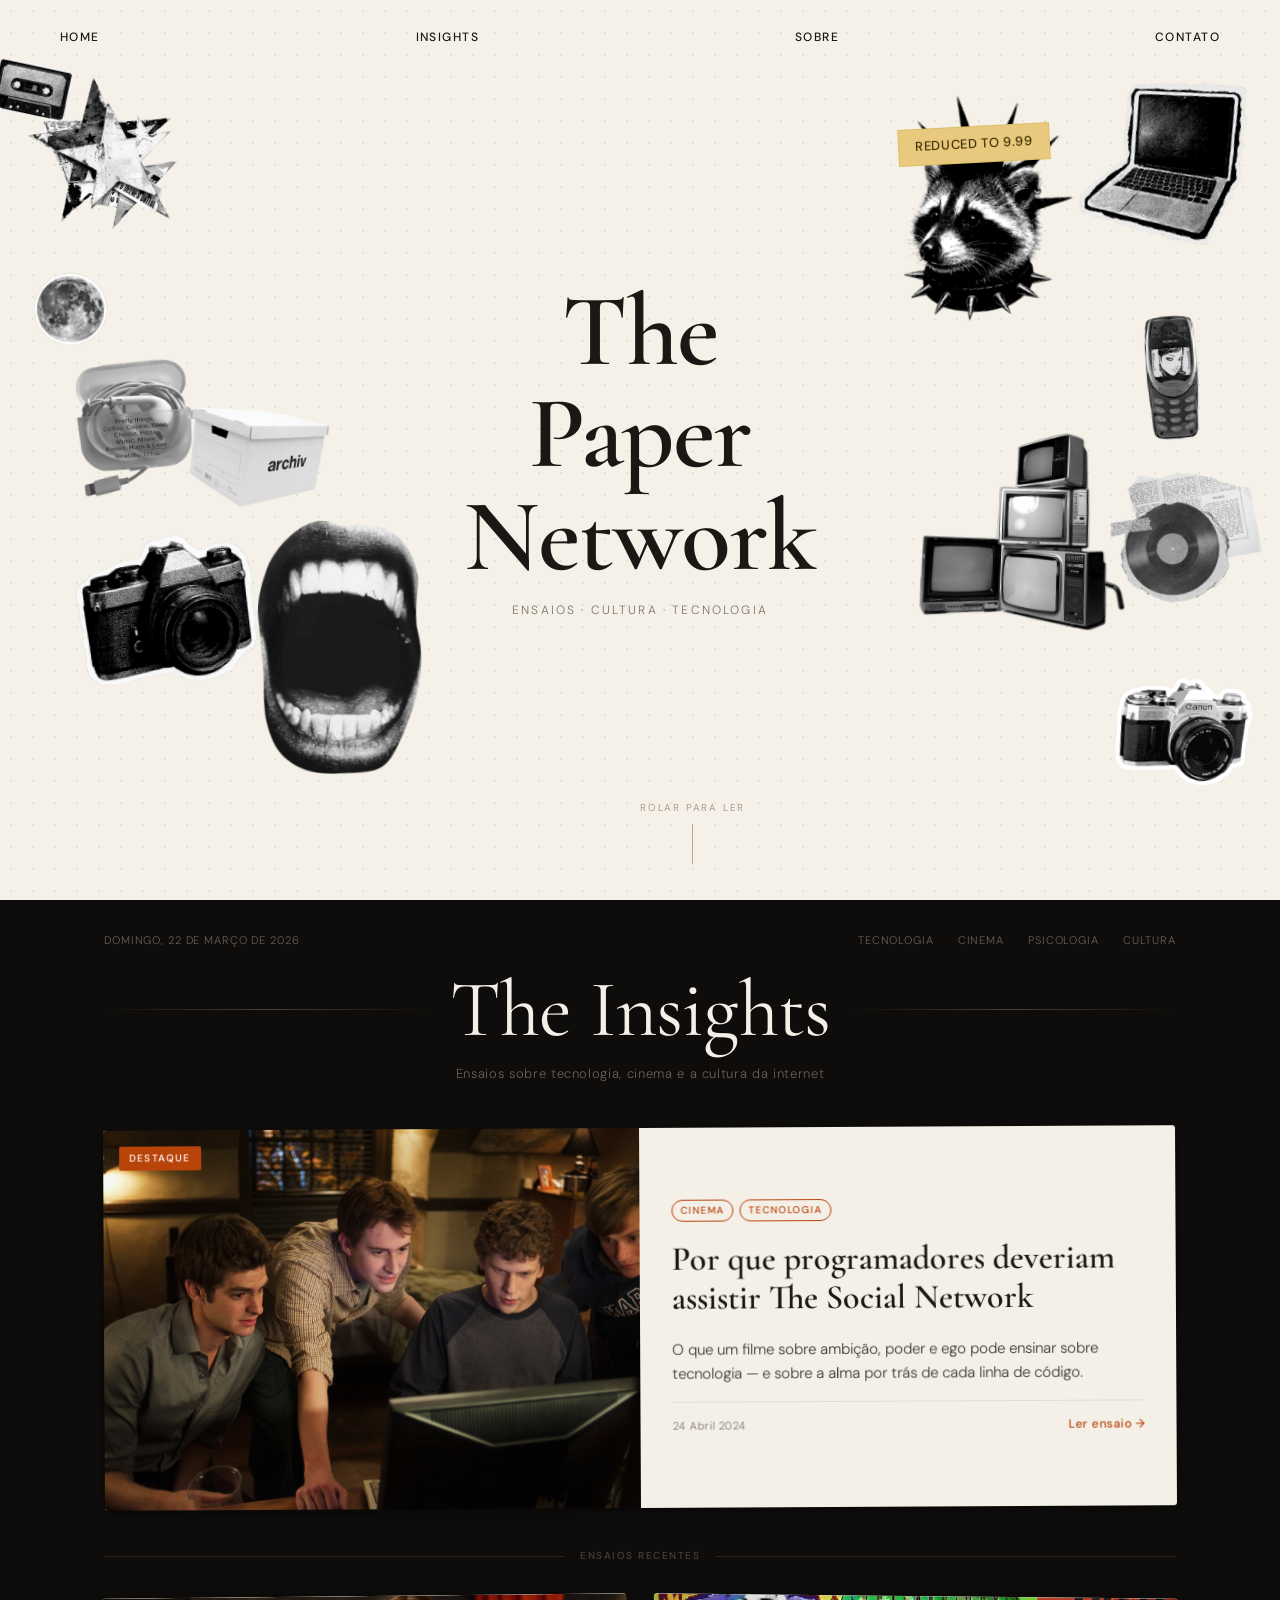
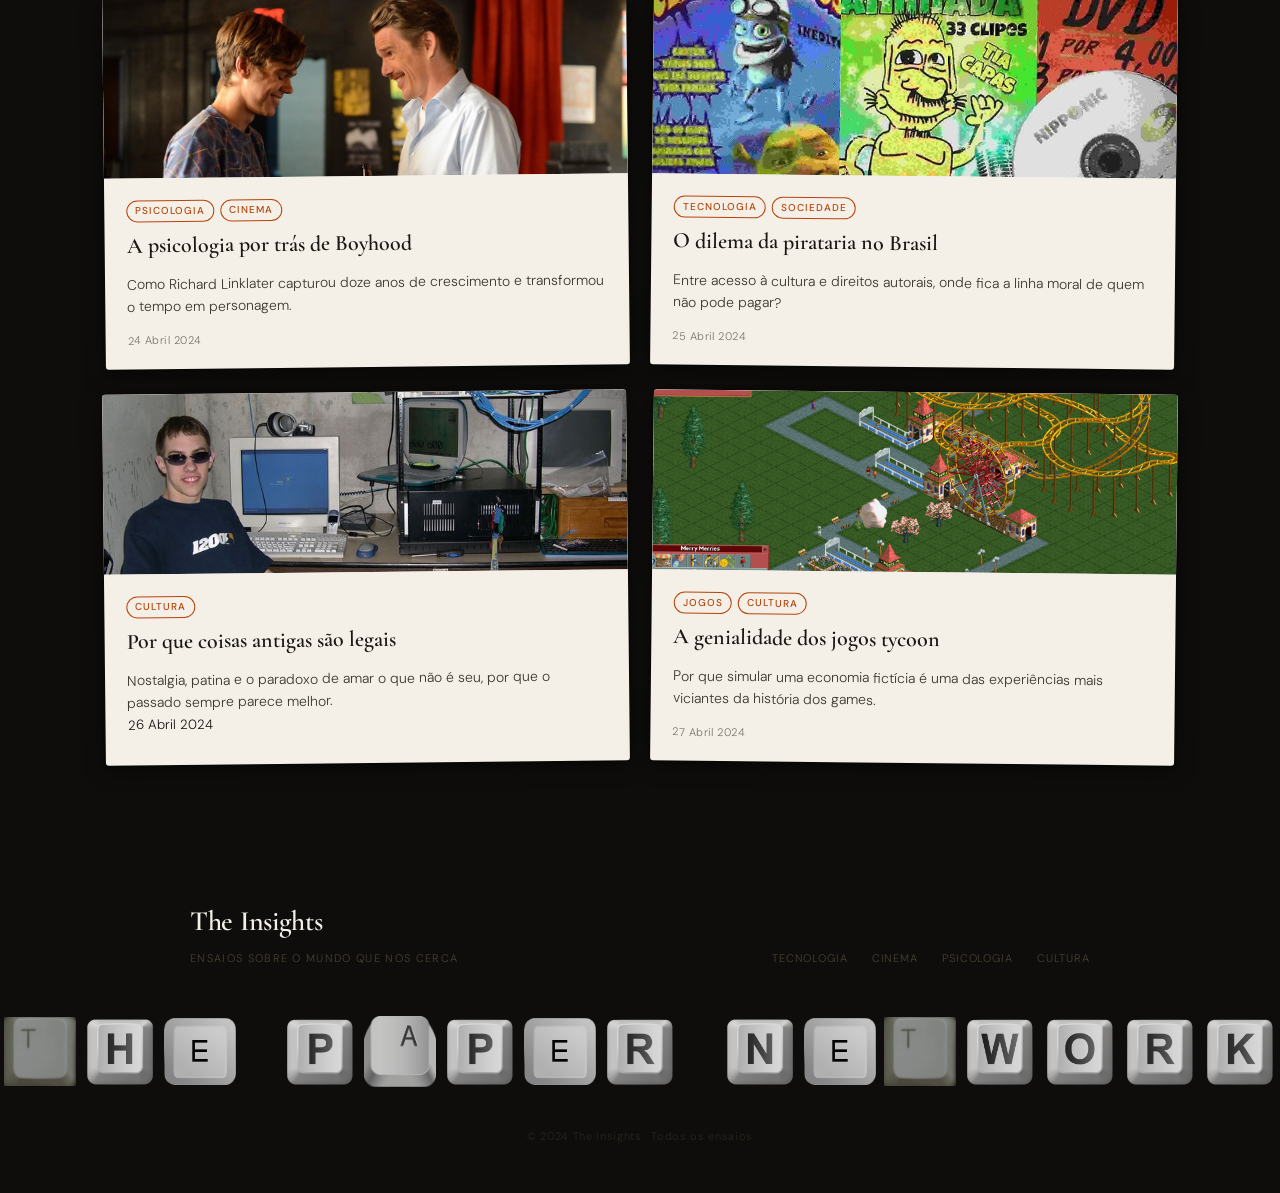
<file: index.html>
<!DOCTYPE html>
<html lang="pt-br">
<head>
  <meta charset="UTF-8">
  <meta name="viewport" content="width=device-width, initial-scale=1.0">
  <title>The Insights</title>
  <link rel="stylesheet" href="style.css">
  <link href="https://fonts.googleapis.com/css2?family=Cormorant+Garamond:ital,wght@0,400;0,500;0,600;1,400;1,600&family=DM+Sans:wght@300;400;500&display=swap" rel="stylesheet">
</head>
<body>

  <!-- =============================================
       HERO
  ============================================= -->
  <section class="hero-wrap">

    <nav class="hero-nav">
      <a href="#">Home</a>
      <a href="#">Insights</a>
      <a href="#">Sobre</a>
      <a href="#">Contato</a>
    </nav>

    <div class="hero-title">
      <h1>The<br>Paper<br>Network</h1>
      <p class="hero-tagline">Ensaios · Cultura · Tecnologia</p>
    </div>

    <!-- ESQUERDA — classe .left faz toss-in-left -->
    <div class="obj left" style="left:2vw; top:8vh; width:12vw; --r:-8deg; animation-delay:0.5s;">
      <img src="assets/collage/estrela.png" alt="estrela">
    </div>

    <div class="obj left" style="left:1vw; top:28vh; width:9vw; --r:5deg; animation-delay:0.65s;">
      <img src="assets/collage/cd.png" alt="CD">
    </div>

    <div class="obj left" style="left:4vw; top:55vh; width:18vw; --r:-4deg; animation-delay:0.75s;">
      <img src="assets/collage/camera-grande.png" alt="câmera">
    </div>

    <!-- fone — esquerda, entre CD e câmera pequena -->
    <div class="obj left" style="left:3vw; top:36vh; width:15vw; --r:-5deg; animation-delay:0.72s;">
    <img src="assets/collage/fone.png" alt="fone de ouvido">
    </div>

    <div class="obj left" style="left:14vw; top:42vh; width:12vw; --r:8deg; animation-delay:0.8s; opacity:0.85;">
      <img src="assets/collage/camera-pequena.png" alt="câmera pequena">
    </div>

    <div class="obj left" style="left:20vw; top:58vh; width:13vw; --r:3deg; animation-delay:0.85s;">
      <img src="assets/collage/boca.png" alt="boca">
    </div>

    <div class="obj left" style="left:-1vw; top:5vh; width:7vw; --r:12deg; animation-delay:0.4s; opacity:0.4; z-index:3;">
      <img src="assets/collage/cassete.png" alt="cassete">
    </div>

    <!-- DIREITA — classe .right faz toss-in-right -->
    <div class="tape" style="top:14vh; right:18vw; transform:rotate(-3deg); animation-delay:0.9s;">
      REDUCED TO 9.99
    </div>

    <div class="obj right" style="right:16vw; top:6vh; width:14vw; --r:6deg; animation-delay:0.55s;">
      <img src="assets/collage/guaxinim.png" alt="guaxinim punk">
    </div>

    <div class="obj right" style="right:1vw; top:7vh; width:16vw; --r:-5deg; animation-delay:0.6s;">
      <img src="assets/collage/laptop.png" alt="laptop">
    </div>

    

    <div class="obj right" style="right:12vw; top:48vh; width:16vw; --r:2deg; animation-delay:0.7s;">
      <img src="assets/collage/tvs.png" alt="TVs antigas">
    </div>

    <div class="obj right" style="right:1vw; top:50vh; width:13vw; --r:-10deg; animation-delay:0.78s;">
      <img src="assets/collage/vinil.png" alt="vinil">
    </div>

    <div class="obj right" style="right:1vw; top:72vh; width:13vw; --r:5deg; animation-delay:0.88s;">
      <img src="assets/collage/camera-canon.png" alt="câmera Canon">
    </div>

    <!-- direita meio -->
    <div class="obj right" style="right:3vw; top:34vh; width:11vw; --r:-4deg; animation-delay:0.72s;">
    <img src="assets/collage/nokia.png" alt="Nokia">
    </div>

    <div class="hero-cta">
      rolar para ler
      <span></span>
    </div>

  </section>

  <!-- =============================================
       MASTHEAD
  ============================================= -->
  <header class="masthead">
    <div class="masthead-top">
      <span class="masthead-date">Domingo, 22 de Março de 2026</span>
      <nav class="masthead-nav">
        <a href="#">Tecnologia</a>
        <a href="#">Cinema</a>
        <a href="#">Psicologia</a>
        <a href="#">Cultura</a>
      </nav>
    </div>

    <div class="masthead-title">
      <div class="masthead-rule"></div>
      <h1>The Insights</h1>
      <div class="masthead-rule"></div>
    </div>

    <p class="masthead-sub">Ensaios sobre tecnologia, cinema e a cultura da internet</p>
  </header>

  <!-- =============================================
       CONTEÚDO
  ============================================= -->
  <main class="container">

    <section class="featured-section">
      <a class="card featured" href="post.html?id=social-network">
        <div class="featured-image-wrap">
          <img src="assets/images/thesocialnetwork.jpg" alt="The Social Network" />
          <div class="featured-label">Destaque</div>
        </div>
        <div class="featured-body">
          <div class="card-meta">
            <span class="tag-pill">Cinema</span>
            <span class="tag-pill">Tecnologia</span>
          </div>
          <h2>Por que programadores deveriam assistir The Social Network</h2>
          <p class="card-excerpt">O que um filme sobre ambição, poder e ego pode ensinar sobre tecnologia — e sobre a alma por trás de cada linha de código.</p>
          <div class="card-byline">
            <span class="card-date">24 Abril 2024</span>
            <span class="read-more">Ler ensaio →</span>
          </div>
        </div>
      </a>
    </section>

    <div class="section-divider">
      <span>Ensaios recentes</span>
    </div>

    <div class="grid">

      <a class="card grid-card" href="post.html?id=boyhood" style="--delay:0ms;">
        <div class="grid-card-image">
          <img src="assets/images/boyhood.jpg" alt="Boyhood" />
        </div>
        <div class="grid-card-body">
          <div class="card-meta">
            <span class="tag-pill">Psicologia</span>
            <span class="tag-pill">Cinema</span>
          </div>
          <h3>A psicologia por trás de Boyhood</h3>
          <p class="card-excerpt">Como Richard Linklater capturou doze anos de crescimento e transformou o tempo em personagem.</p>
          <small class="card-date">24 Abril 2024</small>
        </div>
      </a>

      <a class="card grid-card" href="post.html?id=pirataria" style="--delay:80ms;">
        <div class="grid-card-image">
          <img src="assets/images/pirataria.jpg" alt="Pirataria" />
        </div>
        <div class="grid-card-body">
          <div class="card-meta">
            <span class="tag-pill">Tecnologia</span>
            <span class="tag-pill">Sociedade</span>
          </div>
          <h3>O dilema da pirataria no Brasil</h3>
          <p class="card-excerpt">Entre acesso à cultura e direitos autorais, onde fica a linha moral de quem não pode pagar?</p>
          <small class="card-date">25 Abril 2024</small>
        </div>
      </a>

      <a class="card grid-card" href="post.html?id=coisas-antigas" style="--delay:160ms;">
        <div class="grid-card-image">
          <img src="assets/images/2004.jpg" alt="Coisas Antigas" />
        </div>
        <div class="grid-card-body">
          <div class="card-meta">
            <span class="tag-pill">Cultura</span>
          </div>
          <h3>Por que coisas antigas são legais</h3>
          <p class="card-excerpt">Nostalgia, patina e o paradoxo de amar o que não é seu, por que o passado sempre parece melhor.</p>
          <small class="rd-date">26 Abril 2024</small>
        </div>
      </a>

      <a class="card grid-card" href="post.html?id=jogos-tycoon" style="--delay:240ms;">
        <div class="grid-card-image">
          <img src="assets/images/tycoon.webp" alt="Jogos Tycoon" />
        </div>
        <div class="grid-card-body">
          <div class="card-meta">
            <span class="tag-pill">Jogos</span>
            <span class="tag-pill">Cultura</span>
          </div>
          <h3>A genialidade dos jogos tycoon</h3>
          <p class="card-excerpt">Por que simular uma economia fictícia é uma das experiências mais viciantes da história dos games.</p>
          <small class="card-date">27 Abril 2024</small>
        </div>
      </a>

    </div>

  </main>


<footer class="kb-footer">

  <div class="kb-top">
    <div>
      <div class="kb-brand">The Insights</div>
      <p class="kb-tagline">Ensaios sobre o mundo que nos cerca</p>
    </div>
    <nav class="kb-links">
      <a href="#">Tecnologia</a>
      <a href="#">Cinema</a>
      <a href="#">Psicologia</a>
      <a href="#">Cultura</a>
    </nav>
  </div>

  <!-- T H E · P A P E R · N E T W O R K -->
  <div class="kb-keyboard">

    <!-- THE -->
    <div class="kb-key">
      <img src="assets/keys/t.jpg" alt="T">
    </div>
    <div class="kb-key">
      <img src="assets/keys/h.png" alt="H">
    </div>
    <div class="kb-key">
      <img src="assets/keys/e.png" alt="E">
    </div>

    <!-- espaço -->
    <div class="kb-gap"></div>

    <!-- PAPER -->
    <div class="kb-key">
      <img src="assets/keys/p.png" alt="P">
    </div>
    <div class="kb-key">
      <img src="assets/keys/a.png" alt="A">
    </div>
    <div class="kb-key">
      <img src="assets/keys/p.png" alt="P">
    </div>
    <div class="kb-key">
      <img src="assets/keys/e.png" alt="E">
    </div>
    <div class="kb-key">
      <img src="assets/keys/r.png" alt="R">
    </div>

    <!-- espaço -->
    <div class="kb-gap"></div>

    <!-- NETWORK -->
    <div class="kb-key">
      <img src="assets/keys/n.png" alt="N">
    </div>
    <div class="kb-key">
      <img src="assets/keys/e.png" alt="E">
    </div>
    <div class="kb-key">
      <img src="assets/keys/t.jpg" alt="T">
    </div>
    <div class="kb-key">
      <img src="assets/keys/w.png" alt="W">
    </div>
    <div class="kb-key">
      <img src="assets/keys/o.png" alt="O">
    </div>
    <div class="kb-key">
      <img src="assets/keys/r.png" alt="R">
    </div>
    <div class="kb-key">
      <img src="assets/keys/k.png" alt="K">
    </div>

  </div>

  <p class="kb-copy">© 2024 The Insights · Todos os ensaios</p>

</footer>

  <script src="script.js"></script>

</body>
</html>
</file>
<file: style.css>
/* ============================================================
   THE INSIGHTS — style.css
   ============================================================ */

*, *::before, *::after {
  margin: 0;
  padding: 0;
  box-sizing: border-box;
}

:root {
  --ink:          #1a1714;
  --ink-soft:     #3d3830;
  --ink-muted:    #7a7268;
  --paper:        #f4f0e8;
  --paper-warm:   #ede8dc;
  --paper-deep:   #e2dbd0;
  --accent:       #b8440a;
  --accent-light: #e8956d;
  --gold:         #c9973a;
  --bg:           #0e0d0b;

  --font-display: "Cormorant Garamond", Georgia, serif;
  --font-body:    "DM Sans", system-ui, sans-serif;

  --radius:       3px;
  --shadow-card:  0 4px 20px rgba(0,0,0,0.5), 0 1px 4px rgba(0,0,0,0.3);
  --shadow-hover: 0 12px 40px rgba(0,0,0,0.6), 0 2px 8px rgba(0,0,0,0.4);

  --max-w:        1120px;
  --reading-w:    680px;

  /* tokens de tema do post — sobrescritos por data-theme */
  --post-bg:        #f7f3ec;
  --post-ink:       #1a1714;
  --post-ink-soft:  #3d3830;
  --post-ink-muted: #7a7268;
  --post-accent:    #b8440a;
  --post-accent-l:  #e8956d;
  --post-rule:      #e2dbd0;
  --post-header-bg: rgba(247,243,236,0.92);
  --post-drop-cap:  #b8440a;
}

html { scroll-behavior: smooth; }

body {
  background: var(--bg);
  color: var(--paper);
  font-family: var(--font-body);
  font-weight: 300;
  font-size: 16px;
  line-height: 1.6;
  -webkit-font-smoothing: antialiased;
  overflow-x: hidden;
}

a { text-decoration: none; color: inherit; }

/* ============================================================
   KEYFRAMES
   ============================================================ */

@keyframes toss-in-left {
  from { opacity: 0; transform: translateX(-60px) rotate(var(--r, -8deg)) scale(0.85); }
  to   { opacity: 1; transform: translateX(0)     rotate(var(--r, -8deg)) scale(1); }
}

@keyframes toss-in-right {
  from { opacity: 0; transform: translateX(60px) rotate(var(--r, 6deg)) scale(0.85); }
  to   { opacity: 1; transform: translateX(0)    rotate(var(--r, 6deg)) scale(1); }
}

@keyframes title-reveal {
  from { clip-path: inset(0 100% 0 0); opacity: 0; }
  to   { clip-path: inset(0 0%   0 0); opacity: 1; }
}

@keyframes rise {
  from { opacity: 0; transform: translateY(12px); }
  to   { opacity: 1; transform: translateY(0); }
}

@keyframes pulse-down {
  0%, 100% { transform: translateX(-50%) translateY(0); }
  50%       { transform: translateX(-50%) translateY(8px); }
}

@keyframes line-grow {
  from { transform: scaleX(0); transform-origin: left; }
  to   { transform: scaleX(1); transform-origin: left; }
}

@keyframes sticker-land {
  0%   { opacity: 0; transform: rotate(-6deg) scale(0.5) translateY(-20px); }
  60%  { transform: rotate(-2deg) scale(1.08) translateY(4px); }
  80%  { transform: rotate(-4deg) scale(0.97); }
  100% { opacity: 1; transform: rotate(-3deg) scale(1); }
}

@keyframes curtain-left {
  from { transform: scaleX(1); }
  to   { transform: scaleX(0); }
}

/* ============================================================
   HERO
   ============================================================ */

.hero-wrap {
  background: #f5f1e8;
  width: 100vw;
  height: 100vh;
  min-height: 600px;
  position: relative;
  overflow: hidden;
  font-family: var(--font-body);
}

.hero-wrap::before {
  content: "";
  position: absolute;
  inset: 0;
  background-image: radial-gradient(circle, #b8a89038 1px, transparent 1px);
  background-size: 22px 22px;
  pointer-events: none;
  z-index: 0;
}

.hero-nav {
  position: relative;
  z-index: 10;
  display: flex;
  justify-content: space-between;
  padding: 28px 60px 0;
  animation: rise 0.6s ease both;
  animation-delay: 0.1s;
}

.hero-nav a {
  text-decoration: none;
  color: #1a1714;
  text-transform: uppercase;
  font-size: 12px;
  letter-spacing: 0.12em;
  font-weight: 500;
  transition: color 0.2s, letter-spacing 0.3s;
}

.hero-nav a:hover { color: #b8440a; letter-spacing: 0.18em; }

.hero-title {
  position: absolute;
  top: 50%;
  left: 50%;
  transform: translate(-50%, -50%);
  text-align: center;
  z-index: 10;
  pointer-events: none;
  white-space: nowrap;
}

.hero-title h1 {
  font-family: var(--font-display);
  font-size: clamp(56px, 8vw, 110px);
  font-weight: 600;
  line-height: 1.0;
  color: #1a1714;
  letter-spacing: -0.01em;
  animation: title-reveal 0.9s cubic-bezier(0.77, 0, 0.18, 1) both;
  animation-delay: 0.3s;
}

.hero-tagline {
  font-size: 12px;
  letter-spacing: 0.18em;
  text-transform: uppercase;
  color: #7a7268;
  margin-top: 14px;
  animation: rise 0.6s ease both;
  animation-delay: 1s;
}

.obj {
  position: absolute;
  z-index: 5;
  filter: grayscale(100%) contrast(1.08);
  transition: filter 0.3s, transform 0.4s cubic-bezier(0.22, 1, 0.36, 1);
}

.obj:hover {
  filter: grayscale(60%) contrast(1.1);
  transform: scale(1.06) rotate(0deg) !important;
  z-index: 20;
}

.obj img { display: block; width: 100%; object-fit: contain; }

.obj.left  { animation: toss-in-left  0.7s cubic-bezier(0.22, 1, 0.36, 1) both; }
.obj.right { animation: toss-in-right 0.7s cubic-bezier(0.22, 1, 0.36, 1) both; }

.tape {
  position: absolute;
  z-index: 8;
  background: #e8c97d;
  opacity: 0.88;
  font-family: var(--font-body);
  font-size: 13px;
  font-weight: 500;
  letter-spacing: 0.05em;
  padding: 7px 16px;
  color: #3d2a00;
  border: 1px solid #c9a84055;
  animation: sticker-land 0.6s cubic-bezier(0.22, 1, 0.36, 1) both;
  animation-delay: 0.9s;
  cursor: default;
  transition: transform 0.2s;
}

.tape:hover { transform: rotate(-1deg) scale(1.05) !important; }

.hero-cta {
  position: absolute;
  bottom: 36px;
  left: 50%;
  transform: translateX(-50%);
  z-index: 12;
  font-size: 10px;
  letter-spacing: 0.18em;
  text-transform: uppercase;
  color: #9a8e80;
  text-align: center;
  animation: rise 0.6s ease both, pulse-down 2.4s ease-in-out 1.6s infinite;
}

.hero-cta span {
  display: block;
  width: 1px;
  height: 40px;
  background: #b8a890;
  margin: 8px auto 0;
}

/* ============================================================
   MASTHEAD
   ============================================================ */

.masthead {
  padding: 32px 24px 24px;
  max-width: var(--max-w);
  margin: 0 auto;
}

.masthead-top {
  display: flex;
  justify-content: space-between;
  align-items: center;
  margin-bottom: 20px;
  font-size: 11px;
  letter-spacing: 0.08em;
  text-transform: uppercase;
}

.masthead-date { color: #6b6055; }
.masthead-nav  { display: flex; gap: 24px; }

.masthead-nav a {
  color: #6b6055;
  transition: color 0.2s, letter-spacing 0.3s;
}

.masthead-nav a:hover { color: var(--accent-light); letter-spacing: 0.12em; }

.masthead-title {
  display: flex;
  align-items: center;
  gap: 20px;
  margin-bottom: 14px;
}

.masthead-rule {
  flex: 1;
  height: 1px;
  background: linear-gradient(to right, transparent, #4a4035, transparent);
}

.masthead-rule.animate {
  animation: line-grow 0.8s cubic-bezier(0.77, 0, 0.18, 1) both;
}

.masthead h1 {
  font-family: var(--font-display);
  font-size: clamp(48px, 8vw, 80px);
  font-weight: 400;
  letter-spacing: -0.01em;
  color: var(--paper);
  white-space: nowrap;
  line-height: 1;
  position: relative;
  display: inline-block;
}

.masthead h1::after {
  content: "";
  position: absolute;
  bottom: -4px; left: 0;
  width: 0; height: 1px;
  background: var(--accent-light);
  transition: width 0.4s cubic-bezier(0.22, 1, 0.36, 1);
}

.masthead-title:hover .masthead h1::after { width: 100%; }

.masthead-sub {
  text-align: center;
  font-size: 13px;
  color: #6b6055;
  letter-spacing: 0.05em;
}

/* ============================================================
   CONTAINER / GRID
   ============================================================ */

.container {
  max-width: var(--max-w);
  margin: 0 auto;
  padding: 20px 24px 80px;
}

.section-divider {
  display: flex;
  align-items: center;
  gap: 16px;
  margin: 40px 0 32px;
}

.section-divider::before,
.section-divider::after {
  content: ""; flex: 1; height: 1px; background: #2a2520;
}

.section-divider span {
  font-size: 10px;
  letter-spacing: 0.15em;
  text-transform: uppercase;
  color: #4a4035;
  font-weight: 500;
}

/* ============================================================
   CARDS
   ============================================================ */

.card {
  display: block;
  background: var(--paper);
  color: var(--ink);
  position: relative;
  border-radius: var(--radius);
  box-shadow: var(--shadow-card);
  overflow: hidden;
  opacity: 0;
  transform: translateY(28px);
  transition:
    opacity    0.55s cubic-bezier(0.22, 1, 0.36, 1),
    transform  0.55s cubic-bezier(0.22, 1, 0.36, 1),
    box-shadow 0.3s ease;
}

.card.visible { opacity: 1; transform: translateY(0); }

.grid-card:nth-child(odd).visible  { transform: translateY(0) rotate(-0.6deg); }
.grid-card:nth-child(even).visible { transform: translateY(0) rotate(0.6deg); }

.card::after {
  content: "";
  position: absolute; inset: 0;
  background: url("https://www.transparenttextures.com/patterns/paper-fibers.png");
  opacity: 0.18;
  pointer-events: none;
  border-radius: var(--radius);
}

.card:hover { transform: translateY(-4px) !important; box-shadow: var(--shadow-hover); }

.card::before {
  content: "";
  position: absolute;
  top: 0; left: 0;
  width: 0; height: 2px;
  background: var(--accent);
  transition: width 0.4s cubic-bezier(0.22, 1, 0.36, 1);
  z-index: 2;
}

.card:hover::before { width: 100%; }

.card-meta { display: flex; gap: 6px; flex-wrap: wrap; margin-bottom: 10px; }

.tag-pill {
  font-size: 10px;
  font-weight: 500;
  letter-spacing: 0.1em;
  text-transform: uppercase;
  color: var(--accent);
  border: 1px solid var(--accent);
  padding: 2px 8px;
  border-radius: 20px;
  transition: background 0.2s, color 0.2s;
}

.tag-pill:hover { background: var(--accent); color: #fff; }

.card-date { font-size: 11px; color: var(--ink-muted); letter-spacing: 0.04em; }

.card-excerpt { font-size: 14px; line-height: 1.55; color: var(--ink-soft); margin-top: 8px; }

.card-byline {
  display: flex;
  justify-content: space-between;
  align-items: center;
  margin-top: 16px;
  padding-top: 14px;
  border-top: 1px solid var(--paper-deep);
}

.read-more {
  font-size: 12px;
  font-weight: 500;
  color: var(--accent);
  letter-spacing: 0.04em;
  transition: letter-spacing 0.25s;
  display: inline-flex;
  align-items: center;
  gap: 4px;
}

.card:hover .read-more { letter-spacing: 0.1em; }

/* featured */

.featured-section { margin-bottom: 0; }

.featured {
  display: grid;
  grid-template-columns: 1fr 1fr;
  min-height: 380px;
}

.featured.visible { transform: translateY(0) rotate(-0.3deg); }

.featured-image-wrap { position: relative; overflow: hidden; }

.featured-image-wrap img {
  width: 100%; height: 100%; object-fit: cover; display: block;
  transition: transform 0.7s cubic-bezier(0.22, 1, 0.36, 1);
}

.featured:hover .featured-image-wrap img { transform: scale(1.04); }

.featured-image-wrap::after {
  content: "";
  position: absolute; inset: 0;
  background: var(--paper-warm);
  transform-origin: left;
  transform: scaleX(1);
  transition: transform 0.9s cubic-bezier(0.77, 0, 0.18, 1);
  z-index: 1;
  pointer-events: none;
}

.featured.visible .featured-image-wrap::after { transform: scaleX(0); }

.featured-label {
  position: absolute;
  top: 16px; left: 16px;
  background: var(--accent);
  color: #fff;
  font-size: 10px;
  font-weight: 500;
  letter-spacing: 0.12em;
  text-transform: uppercase;
  padding: 4px 10px;
  border-radius: 2px;
  z-index: 2;
}

.featured-body {
  padding: 36px 32px;
  display: flex;
  flex-direction: column;
  justify-content: center;
}

.featured h2 {
  font-family: var(--font-display);
  font-size: clamp(24px, 3vw, 34px);
  font-weight: 600;
  line-height: 1.15;
  margin: 8px 0 12px;
  color: var(--ink);
}

.featured .card-excerpt { font-size: 15px; line-height: 1.6; }

/* grid */

.grid { display: grid; grid-template-columns: repeat(2, 1fr); gap: 24px; }

.grid-card { display: flex; flex-direction: column; transition-delay: var(--delay, 0ms); }

.grid-card-image { overflow: hidden; height: 180px; flex-shrink: 0; }

.grid-card-image img {
  width: 100%; height: 100%; object-fit: cover; display: block;
  transition: transform 0.6s cubic-bezier(0.22, 1, 0.36, 1);
}

.grid-card:hover .grid-card-image img { transform: scale(1.06); }

.grid-card-body { padding: 22px 22px 20px; flex: 1; display: flex; flex-direction: column; }
.grid-card-body.no-image { padding-top: 28px; }

.grid-card h3 {
  font-family: var(--font-display);
  font-size: 22px;
  font-weight: 600;
  line-height: 1.2;
  margin-bottom: 6px;
  color: var(--ink);
  background-image: linear-gradient(var(--accent), var(--accent));
  background-size: 0% 1px;
  background-repeat: no-repeat;
  background-position: 0 100%;
  transition: background-size 0.35s ease;
  padding-bottom: 2px;
}

.grid-card:hover h3 { background-size: 100% 1px; }

.grid-card .card-date { margin-top: auto; padding-top: 14px; display: block; }


.kb-footer {
  background: var(--bg);
  padding: 56px 40px 48px;
}

.kb-top {
  display: flex;
  justify-content: space-between;
  align-items: flex-end;
  max-width: 900px;
  margin: 0 auto 48px;
}

.kb-brand {
  font-family: var(--font-display);
  font-size: 28px;
  font-weight: 600;
  color: var(--paper);
  letter-spacing: -0.01em;
}

.kb-tagline {
  font-size: 11px;
  letter-spacing: 0.12em;
  text-transform: uppercase;
  color: #4a4035;
  margin-top: 6px;
}

.kb-links {
  display: flex;
  gap: 24px;
  font-size: 11px;
  letter-spacing: 0.08em;
  text-transform: uppercase;
}

.kb-links a {
  color: #4a4035;
  text-decoration: none;
  transition: color 0.2s;
}

.kb-links a:hover { color: var(--accent-light); }

/* fileira de teclas */
.kb-keyboard {
  display: flex;
  align-items: center;
  justify-content: center;
  gap: 8px;
  max-width: 900px;
  margin: 0 auto;
  flex-wrap: nowrap;
}

/* cada tecla */
.kb-key {
  position: relative;
  flex-shrink: 0;
  cursor: default;
  transition: transform 0.08s ease, filter 0.15s ease;
  /* efeito de tecla pressionada no hover */
  transform-origin: bottom center;
}

.kb-key img {
  display: block;
  width: 72px;       /* ajuste conforme o tamanho real das suas imagens */
  height: 72px;
  object-fit: contain;
  filter: grayscale(30%) brightness(0.85);
  transition: filter 0.15s ease;
  user-select: none;
  -webkit-user-drag: none;
}

/* hover: afunda como tecla real sendo pressionada */
.kb-key:hover {
  transform: translateY(3px) scale(0.96);
}

.kb-key:hover img {
  filter: grayscale(0%) brightness(1.1);
}

/* clique: pressiona mais fundo */
.kb-key:active {
  transform: translateY(5px) scale(0.94);
}

.kb-key:active img {
  filter: grayscale(0%) brightness(1.2);
}

/* gap entre palavras */
.kb-gap {
  width: 32px;
  flex-shrink: 0;
}

/* copyright */
.kb-copy {
  text-align: center;
  font-size: 11px;
  color: #2a2520;
  letter-spacing: 0.06em;
  margin-top: 40px;
}

/* responsivo */
@media (max-width: 768px) {
  .kb-footer { padding: 40px 20px 36px; }
  .kb-top { flex-direction: column; gap: 20px; align-items: flex-start; }

  .kb-keyboard { gap: 5px; flex-wrap: wrap; justify-content: center; }

  .kb-key img { width: 48px; height: 48px; }
  .kb-gap { width: 20px; }
}

/* ============================================================
   POST PAGE — base
   ============================================================ */

body.post-page {
  background: var(--post-bg);
  color: var(--post-ink);
}

/* barra de progresso */
.reading-progress {
  position: fixed;
  top: 0; left: 0;
  height: 2px;
  width: 0%;
  background: var(--post-accent);
  z-index: 200;
  transition: width 0.1s linear;
}

/* header sticky */
.post-site-header {
  position: sticky;
  top: 0;
  z-index: 100;
  background: var(--post-header-bg);
  backdrop-filter: blur(8px);
  border-bottom: 1px solid var(--post-rule);
  padding: 14px 32px;
  display: flex;
  align-items: center;
  justify-content: space-between;
  transition: background 0.4s;
}

.back-link {
  font-size: 12px;
  font-weight: 500;
  letter-spacing: 0.06em;
  text-transform: uppercase;
  color: var(--post-accent);
  transition: letter-spacing 0.25s;
}

.back-link:hover { letter-spacing: 0.12em; }

/* título do post que aparece no header ao scrollar */
.post-header-title {
  font-family: var(--font-display);
  font-size: 15px;
  color: var(--post-ink-muted);
  opacity: 0;
  transform: translateY(4px);
  transition: opacity 0.3s, transform 0.3s;
  white-space: nowrap;
  overflow: hidden;
  text-overflow: ellipsis;
  max-width: 50vw;
}

.post-header-title.visible {
  opacity: 1;
  transform: translateY(0);
}

/* artigo */
.post {
  max-width: var(--reading-w);
  margin: 0 auto;
  padding: 56px 24px 80px;
}

.post-hero {
  margin-bottom: 48px;
  animation: rise 0.7s cubic-bezier(0.22, 1, 0.36, 1) both;
  animation-delay: 0.1s;
}

.post-meta-top {
  display: flex;
  align-items: center;
  justify-content: space-between;
  margin-bottom: 20px;
}

.post-meta-top .card-meta { margin-bottom: 0; }

body.post-page .tag-pill {
  color: var(--post-accent);
  border-color: var(--post-accent);
}

body.post-page .tag-pill:hover {
  background: var(--post-accent);
  color: #fff;
}

body.post-page .card-date { color: var(--post-ink-muted); }

#post-title {
  font-family: var(--font-display);
  font-size: clamp(32px, 6vw, 56px);
  font-weight: 600;
  line-height: 1.08;
  letter-spacing: -0.02em;
  color: var(--post-ink);
  margin-bottom: 18px;
}

.post-subtitle {
  font-size: 19px;
  line-height: 1.55;
  color: var(--post-ink-soft);
  font-style: italic;
  font-family: var(--font-display);
  margin-bottom: 36px;
}

/* imagem do post com curtain reveal */
.post-image-wrap {
  position: relative;
  overflow: hidden;
  border-radius: var(--radius);
}

.post-image-wrap::after {
  content: "";
  position: absolute; inset: 0;
  background: var(--post-bg);
  transform-origin: right;
  animation: curtain-left 0.9s 0.4s cubic-bezier(0.77, 0, 0.18, 1) both;
}

#post-image {
  width: 100%;
  max-height: 480px;
  object-fit: cover;
  display: block;
}

#post-image[src=""] { display: none; }
#post-image[src=""] + .post-image-wrap::after,
.post-image-wrap:has(#post-image[src=""]) { display: none; }

/* ============================================================
   CONTEÚDO DO POST
   ============================================================ */

.content { color: var(--post-ink); }

.content > p:first-of-type::first-letter {
  font-family: var(--font-display);
  font-size: 5rem;
  font-weight: 600;
  float: left;
  line-height: 0.75;
  margin-right: 12px;
  margin-top: 8px;
  color: var(--post-drop-cap);
}

.content p {
  font-size: 17.5px;
  line-height: 1.9;
  margin: 0 0 1.6em;
  color: var(--post-ink-soft);
}

.content h2, .content h3, .content h4 {
  font-family: var(--font-display);
  color: var(--post-ink);
  margin: 2.4em 0 0.6em;
  line-height: 1.2;
}

.content h2 { font-size: 30px; font-weight: 600; }
.content h3 { font-size: 22px; font-weight: 600; font-style: italic; }
.content h4 { font-size: 18px; font-weight: 600; }

.content h2::before {
  content: "";
  display: block;
  height: 1px;
  background: linear-gradient(to right, var(--post-accent), transparent);
  width: 60px;
  margin-bottom: 18px;
}

.content blockquote {
  border-left: 3px solid var(--post-accent);
  margin: 2.4em 0;
  padding: 4px 0 4px 28px;
  color: var(--post-ink-soft);
  font-family: var(--font-display);
  font-size: 21px;
  font-style: italic;
  line-height: 1.6;
}

.content blockquote p { font-size: 21px; margin: 0; color: var(--post-ink-soft); }

.content ul, .content ol { margin: 1.2em 0 1.6em 1.5em; }

.content li { font-size: 16.5px; line-height: 1.75; margin-bottom: 0.5em; color: var(--post-ink-soft); }
.content li::marker { color: var(--post-accent); }

.content a {
  color: var(--post-accent);
  text-decoration: underline;
  text-underline-offset: 3px;
  text-decoration-thickness: 1px;
  transition: color 0.2s;
}

.content a:hover { color: var(--post-accent-l); }

.content hr {
  border: none;
  border-top: 1px solid var(--post-rule);
  margin: 3em auto;
  width: 60%;
}

.content img { width: 100%; border-radius: var(--radius); margin: 2em 0; }
.content strong { font-weight: 500; color: var(--post-ink); }
.content em { font-style: italic; }

.content code {
  font-family: "SF Mono", "Fira Code", monospace;
  font-size: 0.85em;
  background: var(--post-rule);
  padding: 2px 6px;
  border-radius: 2px;
  color: var(--post-accent);
}

.content pre {
  background: #1a1714;
  border-radius: 4px;
  padding: 20px 24px;
  margin: 2em 0;
  overflow-x: auto;
}

.content pre code { background: none; padding: 0; color: #d4cfc8; font-size: 14px; line-height: 1.7; }

.post-footer { margin-top: 64px; }

.post-footer .footer-rule {
  height: 1px;
  background: var(--post-rule);
  margin-bottom: 20px;
}

.back-home {
  font-size: 13px;
  font-weight: 500;
  letter-spacing: 0.05em;
  color: var(--post-accent);
  text-transform: uppercase;
  transition: letter-spacing 0.25s;
}

.back-home:hover { letter-spacing: 0.09em; }

/* ============================================================
   TEMAS DE POST
   Cada post pode declarar theme: dark | sepia | stark | default
   no seu frontmatter .md — o JS aplica data-theme no <body>
   ============================================================ */

/* ── DARK ─────────────────────────────────────────────────────
   Clima: thriller, tecnologia, noite, urgência
   Exemplo de uso: posts sobre redes sociais, hacking, distopia
─────────────────────────────────────────────────────────────── */
body.post-page[data-theme="dark"] {
  --post-bg:        #0f0e0c;
  --post-ink:       #e8e2d8;
  --post-ink-soft:  #b0a898;
  --post-ink-muted: #6b6055;
  --post-accent:    #c47a3a;
  --post-accent-l:  #e8a870;
  --post-rule:      #2a2520;
  --post-header-bg: rgba(15,14,12,0.94);
  --post-drop-cap:  #c47a3a;
}

body.post-page[data-theme="dark"] .post-image-wrap::after {
  background: #0f0e0c;
}

body.post-page[data-theme="dark"] #post-title {
  font-size: clamp(36px, 7vw, 64px);
  letter-spacing: -0.03em;
}

/* ── SEPIA ────────────────────────────────────────────────────
   Clima: nostalgia, memória, cultura, anos 80/90
   Exemplo de uso: coisas antigas, cinema clássico, retro
─────────────────────────────────────────────────────────────── */
body.post-page[data-theme="sepia"] {
  --post-bg:        #f0e8d5;
  --post-ink:       #2a1f0e;
  --post-ink-soft:  #4a3520;
  --post-ink-muted: #8a7055;
  --post-accent:    #8b3a0f;
  --post-accent-l:  #c47840;
  --post-rule:      #d4c4a8;
  --post-header-bg: rgba(240,232,213,0.94);
  --post-drop-cap:  #8b3a0f;
}

body.post-page[data-theme="sepia"] .post-image-wrap::after {
  background: #f0e8d5;
}

body.post-page[data-theme="sepia"] body {
  background-image: url("https://www.transparenttextures.com/patterns/aged-paper.png");
}

body.post-page[data-theme="sepia"] #post-title {
  font-style: italic;
}

/* ── STARK ────────────────────────────────────────────────────
   Clima: editorial agressivo, cinema, arte, ensaio crítico
   Exemplo de uso: análises de filme, crítica cultural
─────────────────────────────────────────────────────────────── */
body.post-page[data-theme="stark"] {
  --post-bg:        #ffffff;
  --post-ink:       #0a0a0a;
  --post-ink-soft:  #1a1a1a;
  --post-ink-muted: #666666;
  --post-accent:    #c0392b;
  --post-accent-l:  #e74c3c;
  --post-rule:      #e0e0e0;
  --post-header-bg: rgba(255,255,255,0.95);
  --post-drop-cap:  #c0392b;
}

body.post-page[data-theme="stark"] .post-image-wrap::after {
  background: #ffffff;
}

body.post-page[data-theme="stark"] #post-title {
  font-size: clamp(40px, 8vw, 72px);
  font-weight: 600;
  letter-spacing: -0.04em;
  line-height: 0.96;
}

body.post-page[data-theme="stark"] .post-subtitle {
  font-style: normal;
  font-size: 16px;
  letter-spacing: 0.02em;
  text-transform: uppercase;
  font-family: var(--font-body);
  color: var(--post-ink-muted);
}

body.post-page[data-theme="stark"] .content p {
  font-size: 18px;
  line-height: 1.75;
}

body.post-page[data-theme="stark"] .content blockquote {
  font-size: 26px;
  border-left-width: 4px;
  padding-left: 24px;
  margin: 2em -24px;
}

/* ── VERDE / PSICOLOGIA ───────────────────────────────────────
   Clima: calmo, profundo, introspectivo
   Exemplo de uso: psicologia, comportamento, mente
─────────────────────────────────────────────────────────────── */
body.post-page[data-theme="mind"] {
  --post-bg:        #f2f4f0;
  --post-ink:       #1c2218;
  --post-ink-soft:  #3a4232;
  --post-ink-muted: #7a8870;
  --post-accent:    #3d6b45;
  --post-accent-l:  #6a9e72;
  --post-rule:      #d8ddd4;
  --post-header-bg: rgba(242,244,240,0.94);
  --post-drop-cap:  #3d6b45;
}

body.post-page[data-theme="mind"] .post-image-wrap::after {
  background: #f2f4f0;
}

body.post-page[data-theme="mind"] #post-title {
  font-style: italic;
  font-weight: 400;
  font-size: clamp(36px, 6vw, 60px);
}

/* ============================================================
   RESPONSIVE
   ============================================================ */

@media (max-width: 768px) {
  .hero-wrap { height: 100svh; }
  .hero-nav { padding: 20px 24px 0; }

  .masthead-top { flex-direction: column; gap: 12px; }
  .masthead-nav { flex-wrap: wrap; justify-content: center; gap: 16px; }

  .featured { grid-template-columns: 1fr; }
  .featured.visible { transform: none; }
  .featured-image-wrap { height: 220px; }

  .grid { grid-template-columns: 1fr; }
  .grid-card:nth-child(odd).visible,
  .grid-card:nth-child(even).visible { transform: none; }

  .post { padding: 32px 20px 60px; }
  .content > p:first-of-type::first-letter { font-size: 3.5rem; }

  body.post-page[data-theme="stark"] .content blockquote { margin: 2em 0; }
}

@media (prefers-reduced-motion: reduce) {
  *, *::before, *::after {
    animation-duration: 0.01ms !important;
    transition-duration: 0.01ms !important;
  }
  .card { opacity: 1; transform: none !important; }
}
</file>
